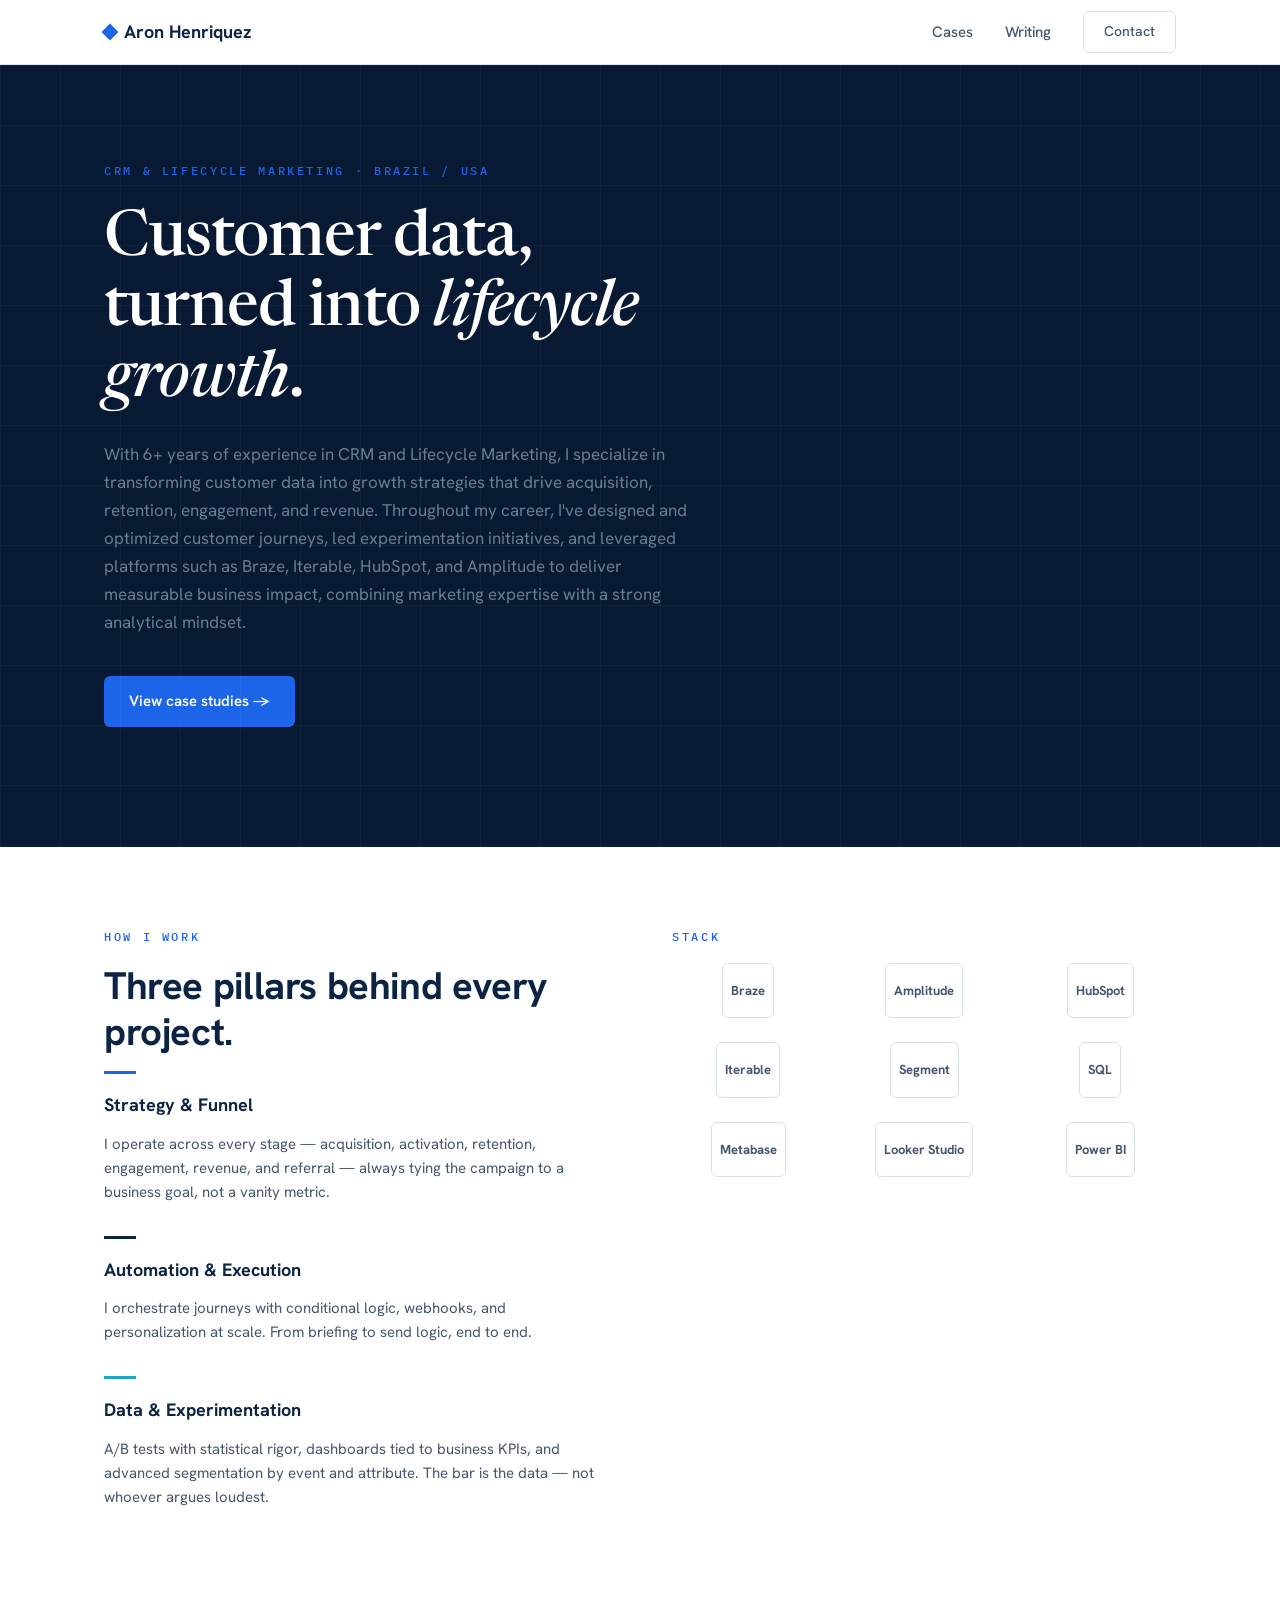
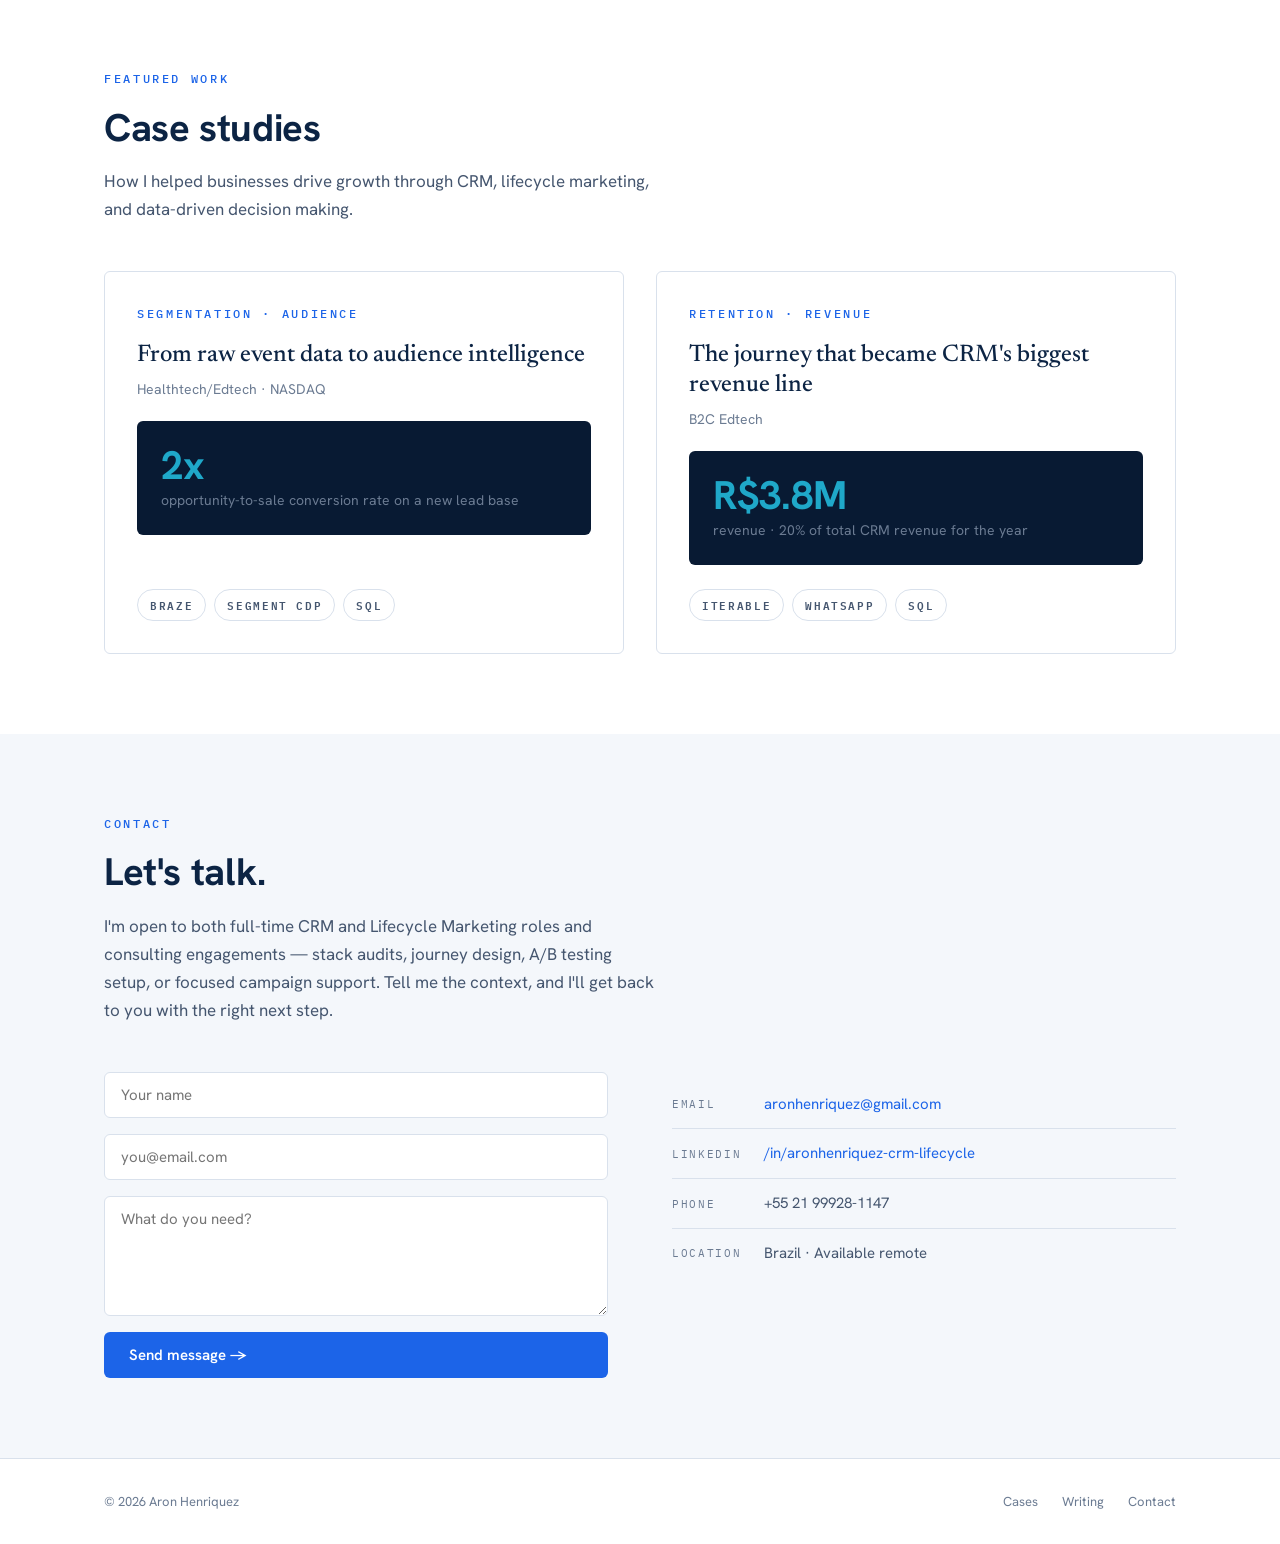
<file: index.html>
<!DOCTYPE html>
<html lang="en">
<head>
  <meta charset="UTF-8">
  <meta name="viewport" content="width=device-width, initial-scale=1.0">
  <title>Aron Henriquez — CRM & Lifecycle Marketing</title>
  <meta name="description" content="Data-driven CRM and Lifecycle Marketing strategy. Braze, Amplitude, and statistically rigorous A/B testing.">
  <link rel="preconnect" href="https://fonts.googleapis.com">
  <link rel="preconnect" href="https://fonts.gstatic.com" crossorigin>
  <link href="https://fonts.googleapis.com/css2?family=Hanken+Grotesk:wght@400;500;600;700;800&family=IBM+Plex+Mono:wght@400;500;600&family=Newsreader:ital,wght@0,400;0,500;0,600;1,400;1,500;1,600&display=swap" rel="stylesheet">
  <link rel="stylesheet" href="style.css">
</head>
<body>

  <!-- NAV -->
  <nav class="nav">
    <div class="container nav__inner">
      <a href="index.html" class="nav__logo">
        <span class="nav__diamond"></span>
        Aron Henriquez
      </a>
      <button class="nav__toggle" aria-label="Menu" aria-expanded="false">
        <span></span><span></span><span></span>
      </button>
      <div class="nav__links">
        <a href="cases.html">Cases</a>
        <a href="blog.html">Writing</a>
        <a href="#contact" class="btn btn--outline">Contact</a>
      </div>
    </div>
  </nav>

  <!-- HERO -->
  <section class="hero">
    <div class="container">
      <p class="label hero__eyebrow">CRM & Lifecycle Marketing &middot; Brazil / USA</p>
      <h1 class="display hero__headline">Customer data,<br>turned into <em>lifecycle<br>growth</em>.</h1>
      <p class="hero__sub">With 6+ years of experience in CRM and Lifecycle Marketing, I specialize in transforming customer data into growth strategies that drive acquisition, retention, engagement, and revenue. Throughout my career, I've designed and optimized customer journeys, led experimentation initiatives, and leveraged platforms such as Braze, Iterable, HubSpot, and Amplitude to deliver measurable business impact, combining marketing expertise with a strong analytical mindset.</p>
      <div class="hero__ctas">
        <a href="cases.html" class="btn btn--primary">View case studies &rarr;</a>
      </div>
    </div>
  </section>

  <!-- HOW I WORK + STACK -->
  <section class="section">
    <div class="container">
      <div class="work-stack">
        <div class="work-stack__left">
          <p class="label section__eyebrow">How I work</p>
          <h2 class="h1 section__title">Three pillars behind every project.</h2>
          <div class="pillars">
            <div class="pillar">
              <div class="pillar__accent pillar__accent--azure"></div>
              <h3 class="pillar__title">Strategy & Funnel</h3>
              <p class="pillar__text">I operate across every stage — acquisition, activation, retention, engagement, revenue, and referral — always tying the campaign to a business goal, not a vanity metric.</p>
            </div>
            <div class="pillar">
              <div class="pillar__accent pillar__accent--navy"></div>
              <h3 class="pillar__title">Automation & Execution</h3>
              <p class="pillar__text">I orchestrate journeys with conditional logic, webhooks, and personalization at scale. From briefing to send logic, end to end.</p>
            </div>
            <div class="pillar">
              <div class="pillar__accent pillar__accent--cyan"></div>
              <h3 class="pillar__title">Data & Experimentation</h3>
              <p class="pillar__text">A/B tests with statistical rigor, dashboards tied to business KPIs, and advanced segmentation by event and attribute. The bar is the data — not whoever argues loudest.</p>
            </div>
          </div>
        </div>
        <div class="work-stack__right">
          <p class="label section__eyebrow">Stack</p>
          <div class="stack-logos">
            <div class="stack-logo-tile">Braze</div>
            <div class="stack-logo-tile">Amplitude</div>
            <div class="stack-logo-tile">HubSpot</div>
            <div class="stack-logo-tile">Iterable</div>
            <div class="stack-logo-tile">Segment</div>
            <div class="stack-logo-tile">SQL</div>
            <div class="stack-logo-tile">Metabase</div>
            <div class="stack-logo-tile">Looker Studio</div>
            <div class="stack-logo-tile">Power BI</div>
          </div>
        </div>
      </div>
    </div>
  </section>

  <!-- FEATURED CASES -->
  <section class="section">
    <div class="container">
      <p class="label section__eyebrow">Featured work</p>
      <h2 class="h1 section__title">Case studies</h2>
      <p class="section__sub">How I helped businesses drive growth through CRM, lifecycle marketing, and data-driven decision making.</p>
      <div class="cases-grid">

        <a href="cases.html#case-1" class="case-card">
          <p class="label case-card__tag">Segmentation &middot; Audience</p>
          <h3 class="case-card__headline">From raw event data to audience intelligence</h3>
          <p class="case-card__sector">Healthtech/Edtech &middot; NASDAQ</p>
          <div class="case-card__metric">
            <div class="case-card__metric-number">2x</div>
            <div class="case-card__metric-label">opportunity-to-sale conversion rate on a new lead base</div>
          </div>
          <div class="case-card__badges badge-row">
            <span class="badge">Braze</span>
            <span class="badge">Segment CDP</span>
            <span class="badge">SQL</span>
          </div>
        </a>

        <a href="cases.html#case-2" class="case-card">
          <p class="label case-card__tag">Retention &middot; Revenue</p>
          <h3 class="case-card__headline">The journey that became CRM's biggest revenue line</h3>
          <p class="case-card__sector">B2C Edtech</p>
          <div class="case-card__metric">
            <div class="case-card__metric-number">R$3.8M</div>
            <div class="case-card__metric-label">revenue &middot; 20% of total CRM revenue for the year</div>
          </div>
          <div class="case-card__badges badge-row">
            <span class="badge">Iterable</span>
            <span class="badge">WhatsApp</span>
            <span class="badge">SQL</span>
          </div>
        </a>

      </div>
    </div>
  </section>

  <!-- CONTACT -->
  <section id="contact" class="section section--paper">
    <div class="container">
      <p class="label section__eyebrow">Contact</p>
      <h2 class="h1 section__title">Let's talk.</h2>
      <p class="section__sub">I'm open to both full-time CRM and Lifecycle Marketing roles and consulting engagements — stack audits, journey design, A/B testing setup, or focused campaign support. Tell me the context, and I'll get back to you with the right next step.</p>
      <div class="contact">
        <div>
          <form id="contact-form" class="contact__form" action="https://formspree.io/f/YOUR_FORM_ID" method="POST">
            <input type="text" name="name" class="input" placeholder="Your name" required>
            <input type="email" name="email" class="input" placeholder="you@email.com" required>
            <textarea name="message" class="input" placeholder="What do you need?" required></textarea>
            <button type="submit" class="btn btn--primary">Send message &rarr;</button>
          </form>
          <div id="form-success" class="form-success">Message sent. I'll get back to you soon.</div>
        </div>
        <div class="contact__channels">
          <div class="contact__channel">
            <span class="contact__channel-label">Email</span>
            <a href="mailto:aronhenriquez@gmail.com">aronhenriquez@gmail.com</a>
          </div>
          <div class="contact__channel">
            <span class="contact__channel-label">LinkedIn</span>
            <a href="https://linkedin.com/in/aronhenriquez-crm-lifecycle" target="_blank" rel="noopener">/in/aronhenriquez-crm-lifecycle</a>
          </div>
          <div class="contact__channel">
            <span class="contact__channel-label">Phone</span>
            <span>+55 21 99928-1147</span>
          </div>
          <div class="contact__channel">
            <span class="contact__channel-label">Location</span>
            <span>Brazil &middot; Available remote</span>
          </div>
        </div>
      </div>
    </div>
  </section>

  <!-- FOOTER -->
  <footer class="footer">
    <div class="container footer__inner">
      <span class="footer__copy">&copy; 2026 Aron Henriquez</span>
      <div class="footer__links">
        <a href="cases.html">Cases</a>
        <a href="blog.html">Writing</a>
        <a href="#contact">Contact</a>
      </div>
    </div>
  </footer>

  <script src="main.js"></script>
</body>
</html>
</file>
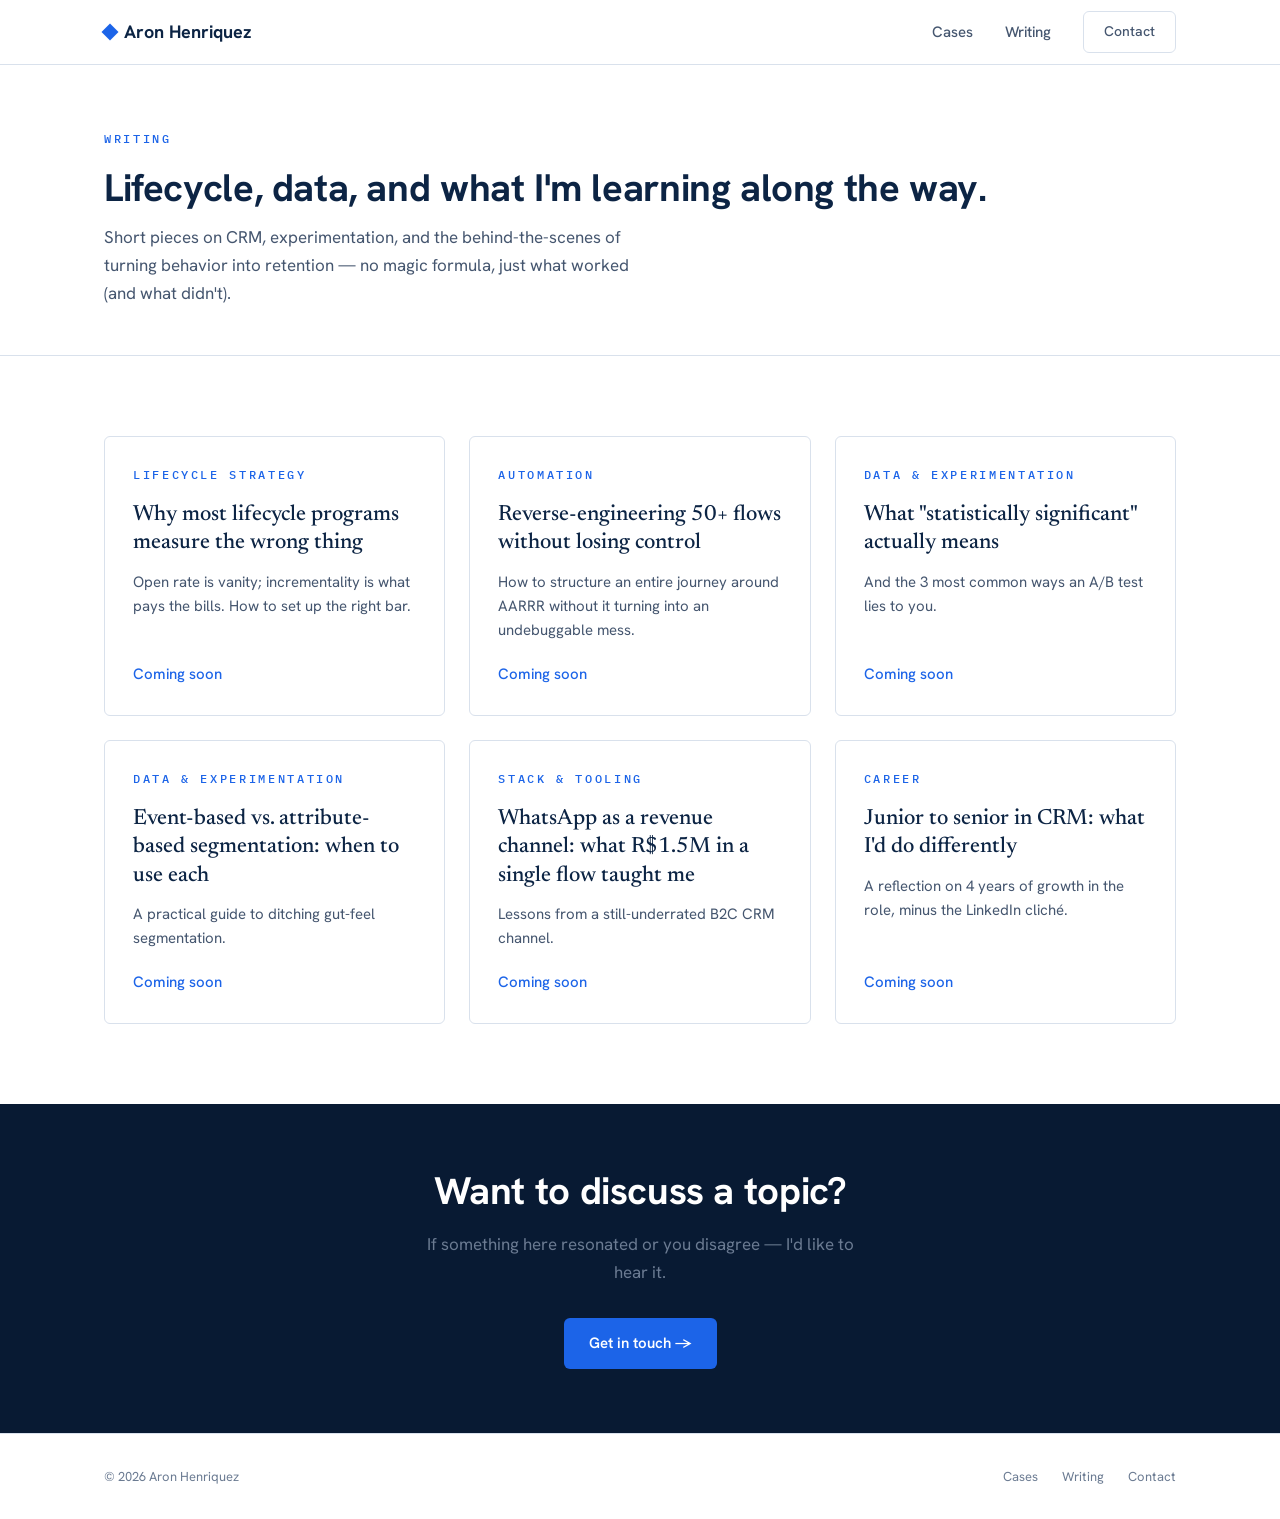
<file: blog.html>
<!DOCTYPE html>
<html lang="en">
<head>
  <meta charset="UTF-8">
  <meta name="viewport" content="width=device-width, initial-scale=1.0">
  <title>Writing — Aron Henriquez</title>
  <meta name="description" content="Essays on lifecycle, experimentation, and data applied to CRM.">
  <link rel="preconnect" href="https://fonts.googleapis.com">
  <link rel="preconnect" href="https://fonts.gstatic.com" crossorigin>
  <link href="https://fonts.googleapis.com/css2?family=Hanken+Grotesk:wght@400;500;600;700;800&family=IBM+Plex+Mono:wght@400;500;600&family=Newsreader:ital,wght@0,400;0,500;0,600;1,400;1,500;1,600&display=swap" rel="stylesheet">
  <link rel="stylesheet" href="style.css">
</head>
<body>

  <!-- NAV -->
  <nav class="nav">
    <div class="container nav__inner">
      <a href="index.html" class="nav__logo">
        <span class="nav__diamond"></span>
        Aron Henriquez
      </a>
      <button class="nav__toggle" aria-label="Menu" aria-expanded="false">
        <span></span><span></span><span></span>
      </button>
      <div class="nav__links">
        <a href="cases.html">Cases</a>
        <a href="blog.html">Writing</a>
        <a href="index.html#contact" class="btn btn--outline">Contact</a>
      </div>
    </div>
  </nav>

  <!-- PAGE HEADER -->
  <header class="page-header">
    <div class="container">
      <p class="label page-header__eyebrow">Writing</p>
      <h1 class="h1">Lifecycle, data, and what I'm learning along the way.</h1>
      <p class="page-header__sub body-text">Short pieces on CRM, experimentation, and the behind-the-scenes of turning behavior into retention — no magic formula, just what worked (and what didn't).</p>
    </div>
  </header>

  <!-- BLOG POSTS -->
  <section class="section">
    <div class="container">
      <div class="blog-grid">

        <article class="blog-card">
          <div class="blog-card__meta">
            <span class="label blog-card__pillar">Lifecycle Strategy</span>
          </div>
          <h2 class="blog-card__title">Why most lifecycle programs measure the wrong thing</h2>
          <p class="blog-card__thesis">Open rate is vanity; incrementality is what pays the bills. How to set up the right bar.</p>
          <span class="blog-card__link">Coming soon</span>
        </article>

        <article class="blog-card">
          <div class="blog-card__meta">
            <span class="label blog-card__pillar">Automation</span>
          </div>
          <h2 class="blog-card__title">Reverse-engineering 50+ flows without losing control</h2>
          <p class="blog-card__thesis">How to structure an entire journey around AARRR without it turning into an undebuggable mess.</p>
          <span class="blog-card__link">Coming soon</span>
        </article>

        <article class="blog-card">
          <div class="blog-card__meta">
            <span class="label blog-card__pillar">Data & Experimentation</span>
          </div>
          <h2 class="blog-card__title">What "statistically significant" actually means</h2>
          <p class="blog-card__thesis">And the 3 most common ways an A/B test lies to you.</p>
          <span class="blog-card__link">Coming soon</span>
        </article>

        <article class="blog-card">
          <div class="blog-card__meta">
            <span class="label blog-card__pillar">Data & Experimentation</span>
          </div>
          <h2 class="blog-card__title">Event-based vs. attribute-based segmentation: when to use each</h2>
          <p class="blog-card__thesis">A practical guide to ditching gut-feel segmentation.</p>
          <span class="blog-card__link">Coming soon</span>
        </article>

        <article class="blog-card">
          <div class="blog-card__meta">
            <span class="label blog-card__pillar">Stack & Tooling</span>
          </div>
          <h2 class="blog-card__title">WhatsApp as a revenue channel: what R$1.5M in a single flow taught me</h2>
          <p class="blog-card__thesis">Lessons from a still-underrated B2C CRM channel.</p>
          <span class="blog-card__link">Coming soon</span>
        </article>

        <article class="blog-card">
          <div class="blog-card__meta">
            <span class="label blog-card__pillar">Career</span>
          </div>
          <h2 class="blog-card__title">Junior to senior in CRM: what I'd do differently</h2>
          <p class="blog-card__thesis">A reflection on 4 years of growth in the role, minus the LinkedIn clich&eacute;.</p>
          <span class="blog-card__link">Coming soon</span>
        </article>

      </div>
    </div>
  </section>

  <!-- CTA -->
  <section class="section section--dark" style="text-align: center; padding: 4rem 0;">
    <div class="container">
      <h2 class="h1" style="color: #fff; margin-bottom: 1rem;">Want to discuss a topic?</h2>
      <p style="color: var(--steel); margin-bottom: 2rem; max-width: 45ch; margin-left: auto; margin-right: auto;">If something here resonated or you disagree — I'd like to hear it.</p>
      <a href="index.html#contact" class="btn btn--primary">Get in touch &rarr;</a>
    </div>
  </section>

  <!-- FOOTER -->
  <footer class="footer">
    <div class="container footer__inner">
      <span class="footer__copy">&copy; 2026 Aron Henriquez</span>
      <div class="footer__links">
        <a href="cases.html">Cases</a>
        <a href="blog.html">Writing</a>
        <a href="index.html#contact">Contact</a>
      </div>
    </div>
  </footer>

  <script src="main.js"></script>
</body>
</html>
</file>
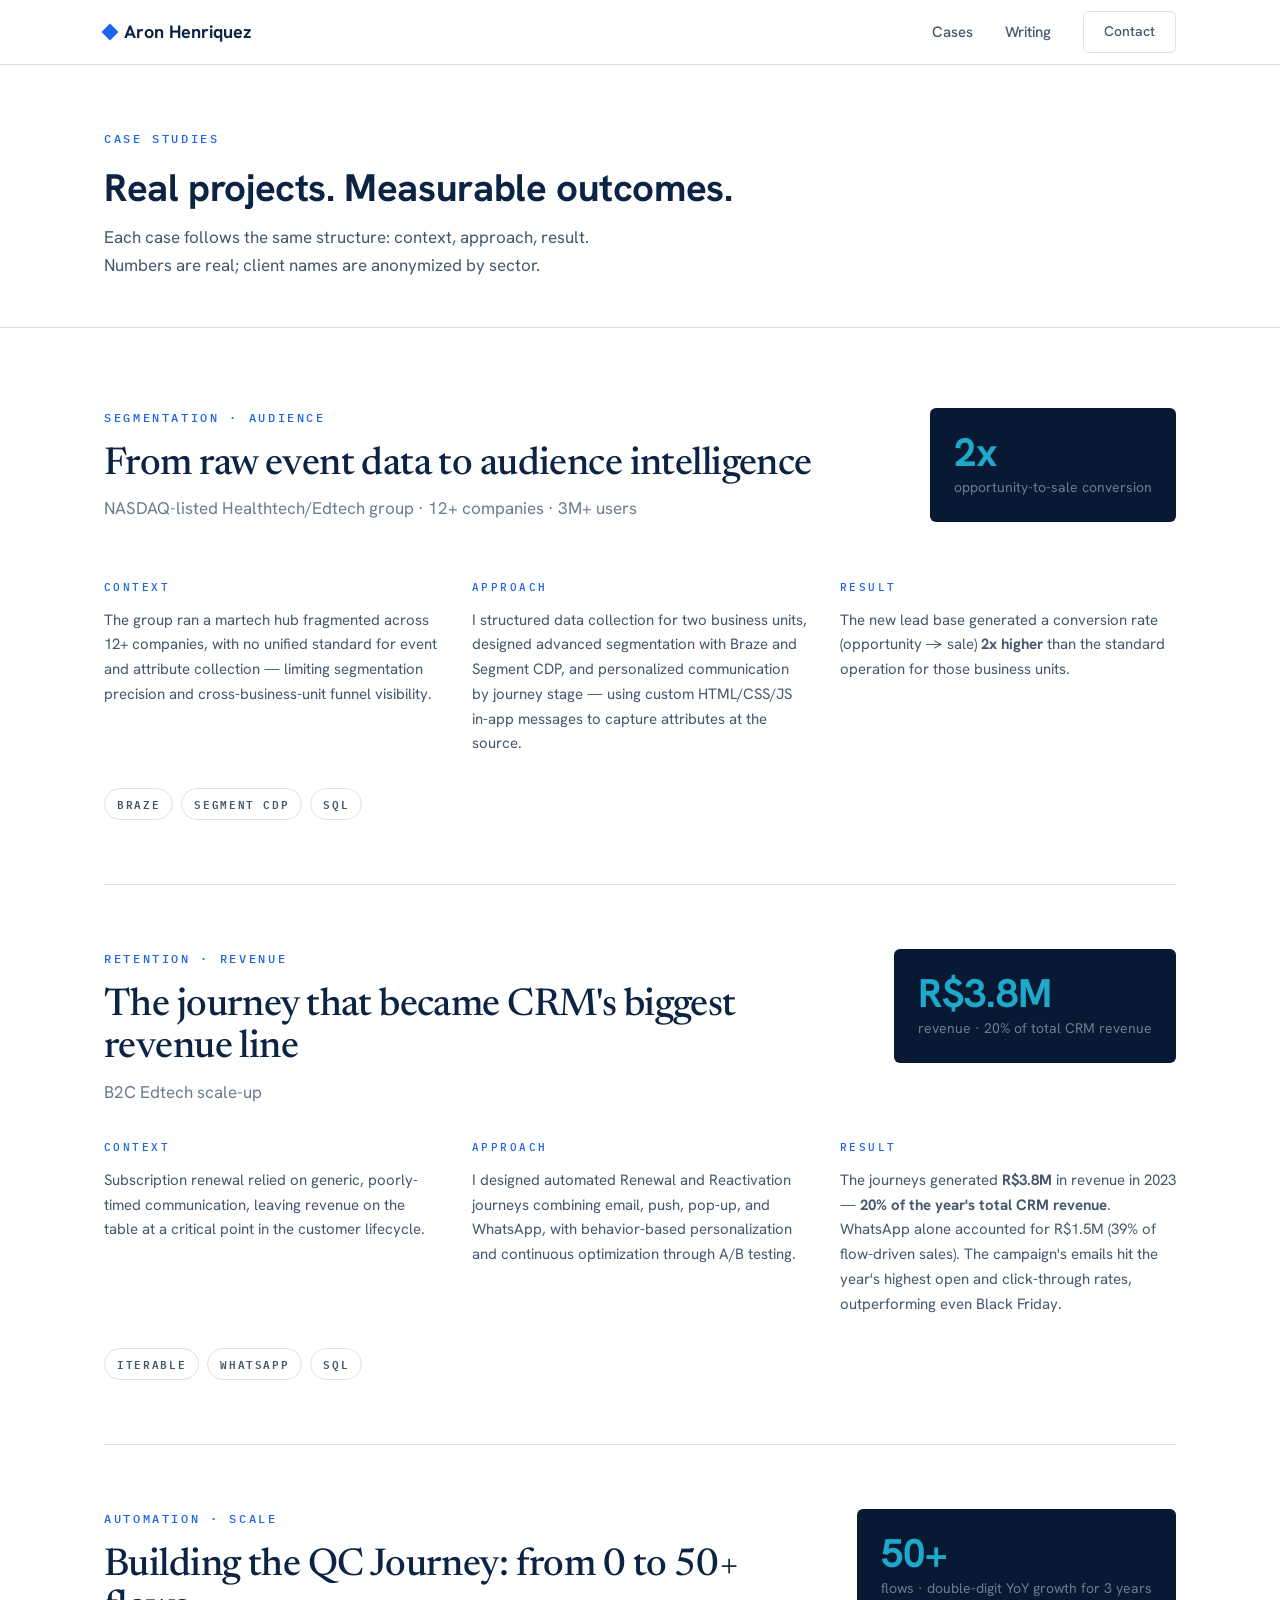
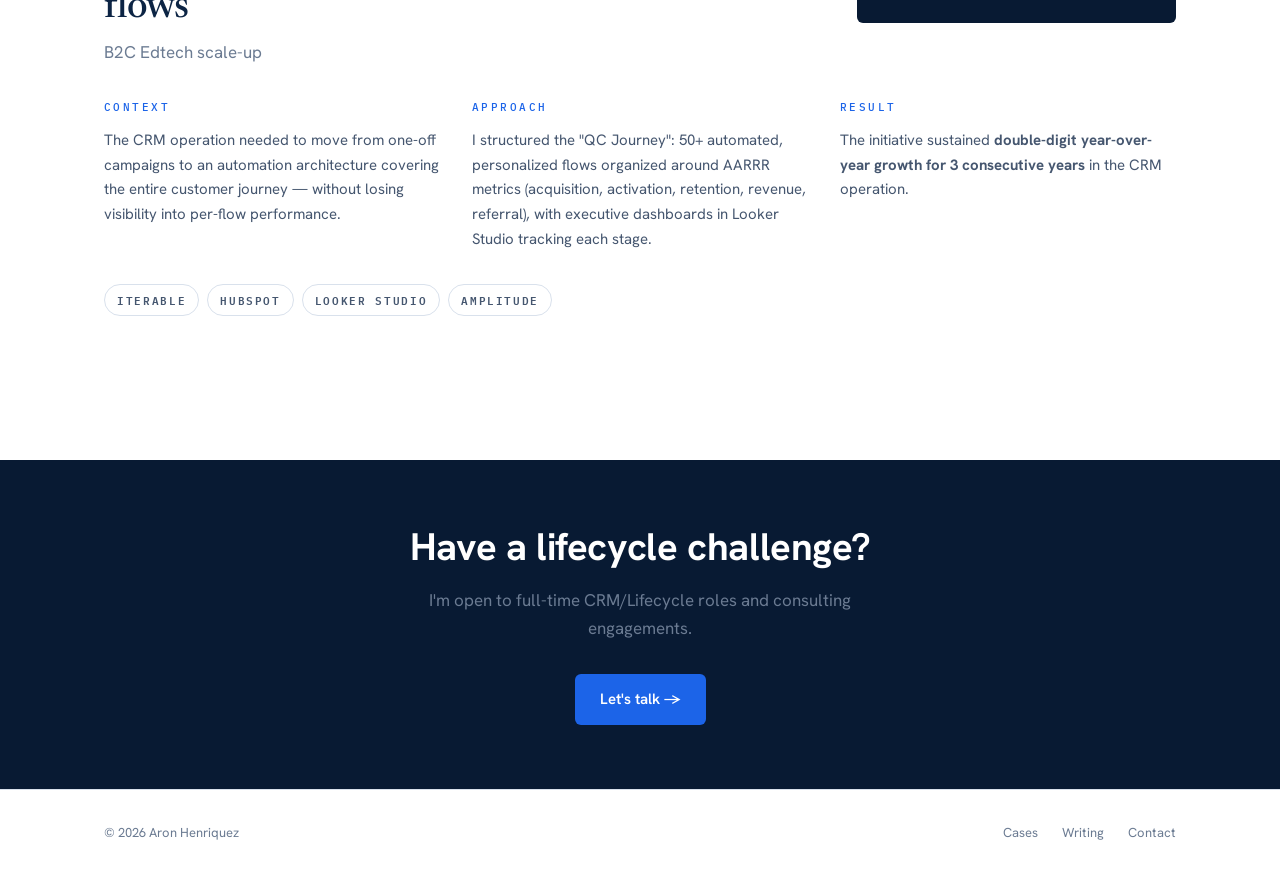
<file: cases.html>
<!DOCTYPE html>
<html lang="en">
<head>
  <meta charset="UTF-8">
  <meta name="viewport" content="width=device-width, initial-scale=1.0">
  <title>Case Studies — Aron Henriquez</title>
  <meta name="description" content="Real CRM case studies: segmentation, automation, and journeys that drove measurable revenue.">
  <link rel="preconnect" href="https://fonts.googleapis.com">
  <link rel="preconnect" href="https://fonts.gstatic.com" crossorigin>
  <link href="https://fonts.googleapis.com/css2?family=Hanken+Grotesk:wght@400;500;600;700;800&family=IBM+Plex+Mono:wght@400;500;600&family=Newsreader:ital,wght@0,400;0,500;0,600;1,400;1,500;1,600&display=swap" rel="stylesheet">
  <link rel="stylesheet" href="style.css">
</head>
<body>

  <!-- NAV -->
  <nav class="nav">
    <div class="container nav__inner">
      <a href="index.html" class="nav__logo">
        <span class="nav__diamond"></span>
        Aron Henriquez
      </a>
      <button class="nav__toggle" aria-label="Menu" aria-expanded="false">
        <span></span><span></span><span></span>
      </button>
      <div class="nav__links">
        <a href="cases.html">Cases</a>
        <a href="blog.html">Writing</a>
        <a href="index.html#contact" class="btn btn--outline">Contact</a>
      </div>
    </div>
  </nav>

  <!-- PAGE HEADER -->
  <header class="page-header">
    <div class="container">
      <p class="label page-header__eyebrow">Case Studies</p>
      <h1 class="h1">Real projects. Measurable outcomes.</h1>
      <p class="page-header__sub body-text">Each case follows the same structure: context, approach, result. Numbers are real; client names are anonymized by sector.</p>
    </div>
  </header>

  <!-- CASES -->
  <section class="section">
    <div class="container">

      <!-- CASE 1 -->
      <article id="case-1" class="case-full">
        <div class="case-full__header">
          <div>
            <p class="label" style="color: var(--azure); margin-bottom: 1rem;">Segmentation &middot; Audience</p>
            <h2 class="display" style="font-size: clamp(1.75rem, 3vw, 2.75rem);">From raw event data to audience intelligence</h2>
            <p style="color: var(--steel); margin-top: 0.5rem;">NASDAQ-listed Healthtech/Edtech group &middot; 12+ companies &middot; 3M+ users</p>
          </div>
          <div class="case-card__metric" style="min-width: 200px;">
            <div class="case-card__metric-number">2x</div>
            <div class="case-card__metric-label">opportunity-to-sale conversion</div>
          </div>
        </div>
        <div class="case-full__narrative">
          <div>
            <p class="case-full__block-title">Context</p>
            <p class="case-full__block-text">The group ran a martech hub fragmented across 12+ companies, with no unified standard for event and attribute collection — limiting segmentation precision and cross-business-unit funnel visibility.</p>
          </div>
          <div>
            <p class="case-full__block-title">Approach</p>
            <p class="case-full__block-text">I structured data collection for two business units, designed advanced segmentation with Braze and Segment CDP, and personalized communication by journey stage — using custom HTML/CSS/JS in-app messages to capture attributes at the source.</p>
          </div>
          <div>
            <p class="case-full__block-title">Result</p>
            <p class="case-full__block-text">The new lead base generated a conversion rate (opportunity → sale) <strong>2x higher</strong> than the standard operation for those business units.</p>
          </div>
        </div>
        <div class="badge-row" style="margin-top: 2rem;">
          <span class="badge">Braze</span>
          <span class="badge">Segment CDP</span>
          <span class="badge">SQL</span>
        </div>
      </article>

      <!-- CASE 2 -->
      <article id="case-2" class="case-full">
        <div class="case-full__header">
          <div>
            <p class="label" style="color: var(--azure); margin-bottom: 1rem;">Retention &middot; Revenue</p>
            <h2 class="display" style="font-size: clamp(1.75rem, 3vw, 2.75rem);">The journey that became CRM's biggest revenue line</h2>
            <p style="color: var(--steel); margin-top: 0.5rem;">B2C Edtech scale-up</p>
          </div>
          <div class="case-card__metric" style="min-width: 200px;">
            <div class="case-card__metric-number">R$3.8M</div>
            <div class="case-card__metric-label">revenue &middot; 20% of total CRM revenue</div>
          </div>
        </div>
        <div class="case-full__narrative">
          <div>
            <p class="case-full__block-title">Context</p>
            <p class="case-full__block-text">Subscription renewal relied on generic, poorly-timed communication, leaving revenue on the table at a critical point in the customer lifecycle.</p>
          </div>
          <div>
            <p class="case-full__block-title">Approach</p>
            <p class="case-full__block-text">I designed automated Renewal and Reactivation journeys combining email, push, pop-up, and WhatsApp, with behavior-based personalization and continuous optimization through A/B testing.</p>
          </div>
          <div>
            <p class="case-full__block-title">Result</p>
            <p class="case-full__block-text">The journeys generated <strong>R$3.8M</strong> in revenue in 2023 — <strong>20% of the year's total CRM revenue</strong>. WhatsApp alone accounted for R$1.5M (39% of flow-driven sales). The campaign's emails hit the year's highest open and click-through rates, outperforming even Black Friday.</p>
          </div>
        </div>
        <div class="badge-row" style="margin-top: 2rem;">
          <span class="badge">Iterable</span>
          <span class="badge">WhatsApp</span>
          <span class="badge">SQL</span>
        </div>
      </article>

      <!-- CASE 3 -->
      <article id="case-3" class="case-full">
        <div class="case-full__header">
          <div>
            <p class="label" style="color: var(--azure); margin-bottom: 1rem;">Automation &middot; Scale</p>
            <h2 class="display" style="font-size: clamp(1.75rem, 3vw, 2.75rem);">Building the QC Journey: from 0 to 50+ flows</h2>
            <p style="color: var(--steel); margin-top: 0.5rem;">B2C Edtech scale-up</p>
          </div>
          <div class="case-card__metric" style="min-width: 200px;">
            <div class="case-card__metric-number">50+</div>
            <div class="case-card__metric-label">flows &middot; double-digit YoY growth for 3 years</div>
          </div>
        </div>
        <div class="case-full__narrative">
          <div>
            <p class="case-full__block-title">Context</p>
            <p class="case-full__block-text">The CRM operation needed to move from one-off campaigns to an automation architecture covering the entire customer journey — without losing visibility into per-flow performance.</p>
          </div>
          <div>
            <p class="case-full__block-title">Approach</p>
            <p class="case-full__block-text">I structured the "QC Journey": 50+ automated, personalized flows organized around AARRR metrics (acquisition, activation, retention, revenue, referral), with executive dashboards in Looker Studio tracking each stage.</p>
          </div>
          <div>
            <p class="case-full__block-title">Result</p>
            <p class="case-full__block-text">The initiative sustained <strong>double-digit year-over-year growth for 3 consecutive years</strong> in the CRM operation.</p>
          </div>
        </div>
        <div class="badge-row" style="margin-top: 2rem;">
          <span class="badge">Iterable</span>
          <span class="badge">HubSpot</span>
          <span class="badge">Looker Studio</span>
          <span class="badge">Amplitude</span>
        </div>
      </article>

    </div>
  </section>

  <!-- CTA -->
  <section class="section section--dark" style="text-align: center; padding: 4rem 0;">
    <div class="container">
      <h2 class="h1" style="color: #fff; margin-bottom: 1rem;">Have a lifecycle challenge?</h2>
      <p style="color: var(--steel); margin-bottom: 2rem; max-width: 45ch; margin-left: auto; margin-right: auto;">I'm open to full-time CRM/Lifecycle roles and consulting engagements.</p>
      <a href="index.html#contact" class="btn btn--primary">Let's talk &rarr;</a>
    </div>
  </section>

  <!-- FOOTER -->
  <footer class="footer">
    <div class="container footer__inner">
      <span class="footer__copy">&copy; 2026 Aron Henriquez</span>
      <div class="footer__links">
        <a href="cases.html">Cases</a>
        <a href="blog.html">Writing</a>
        <a href="index.html#contact">Contact</a>
      </div>
    </div>
  </footer>

  <script src="main.js"></script>
</body>
</html>
</file>
<file: style.css>
/* ===== TOKENS (Brand Guide v1.0) ===== */
:root {
  --ink: #081A33;
  --navy: #0C2444;
  --azure: #1C64E8;
  --azure-tint: #E7EFFD;
  --cyan: #1FA8C9;
  --paper: #F4F7FB;
  --cloud: #EDF1F7;
  --border: #D9E1EC;
  --steel: #6B7B92;
  --slate: #45566F;
  --radius: 6px;
  --font-sans: 'Hanken Grotesk', system-ui, sans-serif;
  --font-serif: 'Newsreader', Georgia, serif;
  --font-mono: 'IBM Plex Mono', monospace;
}

/* ===== RESET ===== */
*, *::before, *::after { box-sizing: border-box; margin: 0; padding: 0; }

html { scroll-behavior: smooth; }

body {
  font-family: var(--font-sans);
  font-size: 17px;
  line-height: 1.65;
  color: var(--navy);
  background: #fff;
  -webkit-font-smoothing: antialiased;
}

img { max-width: 100%; display: block; }
a { color: inherit; text-decoration: none; }
ul { list-style: none; }

/* ===== TYPOGRAPHY ===== */
.display {
  font-family: var(--font-serif);
  font-size: clamp(2.5rem, 5vw, 4.5rem);
  font-weight: 500;
  letter-spacing: -0.015em;
  line-height: 1.1;
}

.display em, .display i {
  font-style: italic;
}

.h1 {
  font-family: var(--font-sans);
  font-size: clamp(1.75rem, 3vw, 2.5rem);
  font-weight: 700;
  letter-spacing: -0.01em;
  line-height: 1.2;
}

.h2 {
  font-family: var(--font-sans);
  font-size: clamp(1.25rem, 2vw, 1.75rem);
  font-weight: 700;
  line-height: 1.3;
}

.label {
  font-family: var(--font-mono);
  font-size: 0.75rem;
  font-weight: 500;
  letter-spacing: 0.22em;
  text-transform: uppercase;
}

.body-text {
  font-size: 1.0625rem;
  line-height: 1.65;
  max-width: 65ch;
}

/* ===== LAYOUT ===== */
.container {
  width: 100%;
  max-width: 1120px;
  margin: 0 auto;
  padding: 0 1.5rem;
}

.section {
  padding: 5rem 0;
}

.section--paper { background: var(--paper); }
.section--cloud { background: var(--cloud); }
.section--dark  { background: var(--ink); color: #fff; }

/* ===== NAV ===== */
.nav {
  position: sticky;
  top: 0;
  z-index: 100;
  background: rgba(255, 255, 255, 0.95);
  backdrop-filter: blur(12px);
  border-bottom: 1px solid var(--border);
}

.nav__inner {
  display: flex;
  align-items: center;
  justify-content: space-between;
  height: 4rem;
}

.nav__logo {
  display: flex;
  align-items: center;
  gap: 0.5rem;
  font-weight: 700;
  font-size: 1.125rem;
  color: var(--navy);
}

.nav__diamond {
  width: 12px;
  height: 12px;
  background: var(--azure);
  transform: rotate(45deg);
  flex-shrink: 0;
}

.nav__links {
  display: flex;
  align-items: center;
  gap: 2rem;
}

.nav__links a {
  font-size: 0.9375rem;
  font-weight: 500;
  color: var(--slate);
  transition: color 0.2s;
}

.nav__links a:hover { color: var(--navy); }

.nav__links .btn--outline {
  font-size: 0.875rem;
  padding: 0.5rem 1.25rem;
}

.nav__toggle {
  display: none;
  background: none;
  border: none;
  cursor: pointer;
  padding: 0.25rem;
}

.nav__toggle span {
  display: block;
  width: 1.25rem;
  height: 2px;
  background: var(--navy);
  margin: 4px 0;
  transition: 0.3s;
}

/* ===== HERO ===== */
.hero {
  background: var(--ink);
  color: #fff;
  padding: 6rem 0 4rem;
  position: relative;
  overflow: hidden;
}

.hero::before {
  content: '';
  position: absolute;
  inset: 0;
  background:
    linear-gradient(rgba(255,255,255,0.03) 1px, transparent 1px),
    linear-gradient(90deg, rgba(255,255,255,0.03) 1px, transparent 1px);
  background-size: 60px 60px;
  pointer-events: none;
}

.hero__eyebrow {
  color: var(--azure);
  margin-bottom: 1.5rem;
}

.hero__headline {
  color: #fff;
  margin-bottom: 1.5rem;
}

.hero__sub {
  color: var(--steel);
  max-width: 600px;
  margin-bottom: 2.5rem;
  font-size: 1.0625rem;
  line-height: 1.65;
}

.hero__ctas {
  display: flex;
  gap: 1rem;
  margin-bottom: 3.5rem;
  flex-wrap: wrap;
}

.hero__stats {
  display: flex;
  gap: 3rem;
  padding-top: 2.5rem;
  border-top: 1px solid rgba(255,255,255,0.1);
  flex-wrap: wrap;
}

.stat__number {
  font-family: var(--font-sans);
  font-size: 2rem;
  font-weight: 700;
  color: var(--cyan);
  line-height: 1;
  margin-bottom: 0.25rem;
}

.stat__label {
  color: var(--steel);
  font-size: 0.875rem;
  line-height: 1.4;
}

/* ===== HERO BOTTOM BAR ===== */
.hero__bar {
  display: flex;
  gap: 2rem;
  padding-top: 2rem;
  margin-top: 1rem;
  border-top: 1px solid rgba(255,255,255,0.08);
  font-family: var(--font-mono);
  font-size: 0.75rem;
  letter-spacing: 0.15em;
  text-transform: uppercase;
  color: var(--steel);
  flex-wrap: wrap;
}

/* ===== BUTTONS ===== */
.btn {
  display: inline-flex;
  align-items: center;
  gap: 0.375rem;
  font-family: var(--font-sans);
  font-weight: 600;
  font-size: 0.9375rem;
  padding: 0.75rem 1.5rem;
  border-radius: var(--radius);
  border: 1px solid transparent;
  cursor: pointer;
  transition: all 0.2s;
  white-space: nowrap;
}

.btn--primary {
  background: var(--azure);
  color: #fff;
}
.btn--primary:hover {
  background: #1555c7;
}

.btn--outline {
  background: transparent;
  border-color: var(--border);
  color: var(--navy);
}
.btn--outline:hover {
  border-color: var(--navy);
}

.btn--outline-light {
  background: transparent;
  border-color: rgba(255,255,255,0.25);
  color: #fff;
}
.btn--outline-light:hover {
  border-color: rgba(255,255,255,0.5);
}

.btn--text {
  background: none;
  border: none;
  padding: 0;
  color: var(--azure);
  font-weight: 500;
}
.btn--text:hover { text-decoration: underline; }

/* ===== BADGES ===== */
.badge {
  display: inline-block;
  font-family: var(--font-mono);
  font-size: 0.6875rem;
  font-weight: 600;
  letter-spacing: 0.15em;
  text-transform: uppercase;
  padding: 0.375rem 0.75rem;
  border-radius: 100px;
  border: 1px solid var(--border);
  color: var(--slate);
  background: #fff;
}

.badge--azure {
  background: var(--azure-tint);
  border-color: var(--azure-tint);
  color: var(--azure);
}

.badge-row {
  display: flex;
  flex-wrap: wrap;
  gap: 0.5rem;
}

/* ===== WORK + STACK SPLIT ===== */
.work-stack {
  display: grid;
  grid-template-columns: 1fr 1fr;
  gap: 4rem;
  align-items: start;
}

.work-stack__right {
  position: sticky;
  top: 6rem;
}

.stack-logos {
  display: grid;
  grid-template-columns: repeat(3, 1fr);
  gap: 1.5rem;
  align-items: center;
  justify-items: center;
}

.stack-logo-tile {
  display: flex;
  align-items: center;
  justify-content: center;
  padding: 1rem 0.5rem;
  border: 1px solid var(--border);
  border-radius: var(--radius);
  background: #fff;
  font-family: var(--font-sans);
  font-weight: 700;
  font-size: 0.8125rem;
  color: var(--slate);
  text-align: center;
  transition: all 0.2s;
}

.stack-logo-tile:hover {
  border-color: var(--azure);
  color: var(--azure);
  box-shadow: 0 2px 12px rgba(28, 100, 232, 0.08);
}

/* ===== PILLARS (How I Work) ===== */
.pillars {
  display: grid;
  grid-template-columns: 1fr;
  gap: 2rem;
}

.pillar__accent {
  width: 2rem;
  height: 3px;
  margin-bottom: 1rem;
}

.pillar__accent--azure  { background: var(--azure); }
.pillar__accent--navy   { background: var(--navy); }
.pillar__accent--cyan   { background: var(--cyan); }

.pillar__title {
  font-size: 1.125rem;
  font-weight: 700;
  margin-bottom: 0.75rem;
}

.pillar__text {
  color: var(--slate);
  font-size: 0.9375rem;
  line-height: 1.6;
}

/* ===== CASE CARDS (Featured + Full) ===== */
.cases-grid {
  display: grid;
  grid-template-columns: repeat(auto-fit, minmax(340px, 1fr));
  gap: 2rem;
}

.case-card {
  background: #fff;
  border: 1px solid var(--border);
  border-radius: var(--radius);
  padding: 2rem;
  display: flex;
  flex-direction: column;
  transition: box-shadow 0.2s;
}

.case-card:hover {
  box-shadow: 0 4px 24px rgba(8, 26, 51, 0.08);
}

.case-card__tag {
  color: var(--azure);
  margin-bottom: 1rem;
}

.case-card__headline {
  font-family: var(--font-serif);
  font-size: 1.5rem;
  font-weight: 500;
  line-height: 1.25;
  margin-bottom: 0.5rem;
  color: var(--navy);
}

.case-card__sector {
  font-size: 0.875rem;
  color: var(--steel);
  margin-bottom: 1.25rem;
}

.case-card__body {
  color: var(--slate);
  font-size: 0.9375rem;
  line-height: 1.6;
  margin-bottom: 1.5rem;
  flex: 1;
}

.case-card__metric {
  background: var(--ink);
  color: #fff;
  border-radius: var(--radius);
  padding: 1.5rem;
  margin-bottom: 1.5rem;
}

.case-card__metric-number {
  font-family: var(--font-sans);
  font-size: 2.5rem;
  font-weight: 700;
  color: var(--cyan);
  line-height: 1;
  margin-bottom: 0.375rem;
}

.case-card__metric-label {
  font-size: 0.875rem;
  color: var(--steel);
  line-height: 1.4;
}

.case-card__badges {
  margin-top: auto;
}

/* ===== CASE FULL (cases.html) ===== */
.case-full {
  border-bottom: 1px solid var(--border);
  padding-bottom: 4rem;
  margin-bottom: 4rem;
}

.case-full:last-child {
  border-bottom: none;
  margin-bottom: 0;
}

.case-full__header {
  display: grid;
  grid-template-columns: 1fr auto;
  gap: 2rem;
  align-items: start;
  margin-bottom: 2rem;
}

.case-full__narrative {
  display: grid;
  grid-template-columns: repeat(3, 1fr);
  gap: 2rem;
}

.case-full__block-title {
  font-family: var(--font-mono);
  font-size: 0.6875rem;
  font-weight: 500;
  letter-spacing: 0.22em;
  text-transform: uppercase;
  color: var(--azure);
  margin-bottom: 0.75rem;
}

.case-full__block-text {
  color: var(--slate);
  font-size: 0.9375rem;
  line-height: 1.65;
}

/* ===== BLOG CARDS ===== */
.blog-grid {
  display: grid;
  grid-template-columns: repeat(auto-fit, minmax(320px, 1fr));
  gap: 1.5rem;
}

.blog-card {
  background: #fff;
  border: 1px solid var(--border);
  border-radius: var(--radius);
  padding: 1.75rem;
  transition: box-shadow 0.2s;
  display: flex;
  flex-direction: column;
}

.blog-card:hover {
  box-shadow: 0 4px 24px rgba(8, 26, 51, 0.08);
}

.blog-card__meta {
  display: flex;
  align-items: center;
  gap: 0.75rem;
  margin-bottom: 1rem;
}

.blog-card__pillar {
  color: var(--azure);
}

.blog-card__read {
  color: var(--steel);
  font-family: var(--font-mono);
  font-size: 0.6875rem;
  letter-spacing: 0.15em;
  text-transform: uppercase;
}

.blog-card__title {
  font-family: var(--font-serif);
  font-size: 1.375rem;
  font-weight: 500;
  line-height: 1.3;
  margin-bottom: 0.75rem;
  color: var(--navy);
}

.blog-card__thesis {
  color: var(--slate);
  font-size: 0.9375rem;
  line-height: 1.6;
  margin-bottom: 1.25rem;
  flex: 1;
}

.blog-card__link {
  color: var(--azure);
  font-weight: 500;
  font-size: 0.9375rem;
}

.blog-card__link:hover { text-decoration: underline; }

/* ===== CONTACT SECTION ===== */
.contact {
  display: grid;
  grid-template-columns: 1fr 1fr;
  gap: 4rem;
  align-items: start;
}

.contact__form {
  display: flex;
  flex-direction: column;
  gap: 1rem;
}

.input {
  font-family: var(--font-sans);
  font-size: 0.9375rem;
  padding: 0.75rem 1rem;
  border: 1px solid var(--border);
  border-radius: var(--radius);
  background: #fff;
  color: var(--navy);
  outline: none;
  transition: border-color 0.2s;
  width: 100%;
}

.input:focus {
  border-color: var(--azure);
}

textarea.input {
  resize: vertical;
  min-height: 120px;
}

.contact__channels {
  padding-top: 0.5rem;
}

.contact__channel {
  display: flex;
  align-items: center;
  gap: 0.75rem;
  padding: 0.75rem 0;
  border-bottom: 1px solid var(--border);
  font-size: 0.9375rem;
  color: var(--slate);
}

.contact__channel:last-child { border-bottom: none; }

.contact__channel-label {
  font-family: var(--font-mono);
  font-size: 0.6875rem;
  letter-spacing: 0.15em;
  text-transform: uppercase;
  color: var(--steel);
  width: 5rem;
  flex-shrink: 0;
}

.contact__channel a {
  color: var(--azure);
}
.contact__channel a:hover { text-decoration: underline; }

.form-success {
  display: none;
  padding: 1rem;
  background: var(--azure-tint);
  border-radius: var(--radius);
  color: var(--azure);
  font-weight: 500;
}

.form-success.show { display: block; }

/* ===== PAGE HEADER (inner pages) ===== */
.page-header {
  padding: 4rem 0 3rem;
  border-bottom: 1px solid var(--border);
}

.page-header__eyebrow {
  color: var(--azure);
  margin-bottom: 1rem;
}

.page-header__sub {
  color: var(--slate);
  max-width: 55ch;
  margin-top: 0.75rem;
}

/* ===== FOOTER ===== */
.footer {
  border-top: 1px solid var(--border);
  padding: 2rem 0;
}

.footer__inner {
  display: flex;
  justify-content: space-between;
  align-items: center;
}

.footer__copy {
  font-size: 0.8125rem;
  color: var(--steel);
}

.footer__links {
  display: flex;
  gap: 1.5rem;
}

.footer__links a {
  font-size: 0.8125rem;
  color: var(--steel);
  transition: color 0.2s;
}

.footer__links a:hover { color: var(--navy); }

/* ===== SECTION HEADERS ===== */
.section__eyebrow {
  color: var(--azure);
  margin-bottom: 1rem;
}

.section__title {
  margin-bottom: 1rem;
}

.section__sub {
  color: var(--slate);
  max-width: 55ch;
  margin-bottom: 3rem;
}

/* ===== RESPONSIVE ===== */
@media (max-width: 1024px) {
  .work-stack { grid-template-columns: 1fr; gap: 3rem; }
  .work-stack__right { position: static; }
  .case-full__narrative { grid-template-columns: 1fr; gap: 1.5rem; }
  .contact { grid-template-columns: 1fr; gap: 3rem; }
}

@media (max-width: 768px) {
  .section { padding: 3.5rem 0; }
  .hero { padding: 4rem 0 3rem; }

  .nav__links {
    display: none;
    position: absolute;
    top: 4rem;
    left: 0;
    right: 0;
    background: #fff;
    border-bottom: 1px solid var(--border);
    flex-direction: column;
    padding: 1.5rem;
    gap: 1rem;
  }

  .nav__links.open { display: flex; }

  .nav__toggle { display: block; }

  .hero__stats { gap: 1.5rem; }

  .cases-grid { grid-template-columns: 1fr; }
  .blog-grid { grid-template-columns: 1fr; }

  .case-full__header { grid-template-columns: 1fr; }

  .footer__inner { flex-direction: column; gap: 1rem; text-align: center; }
}
</file>
